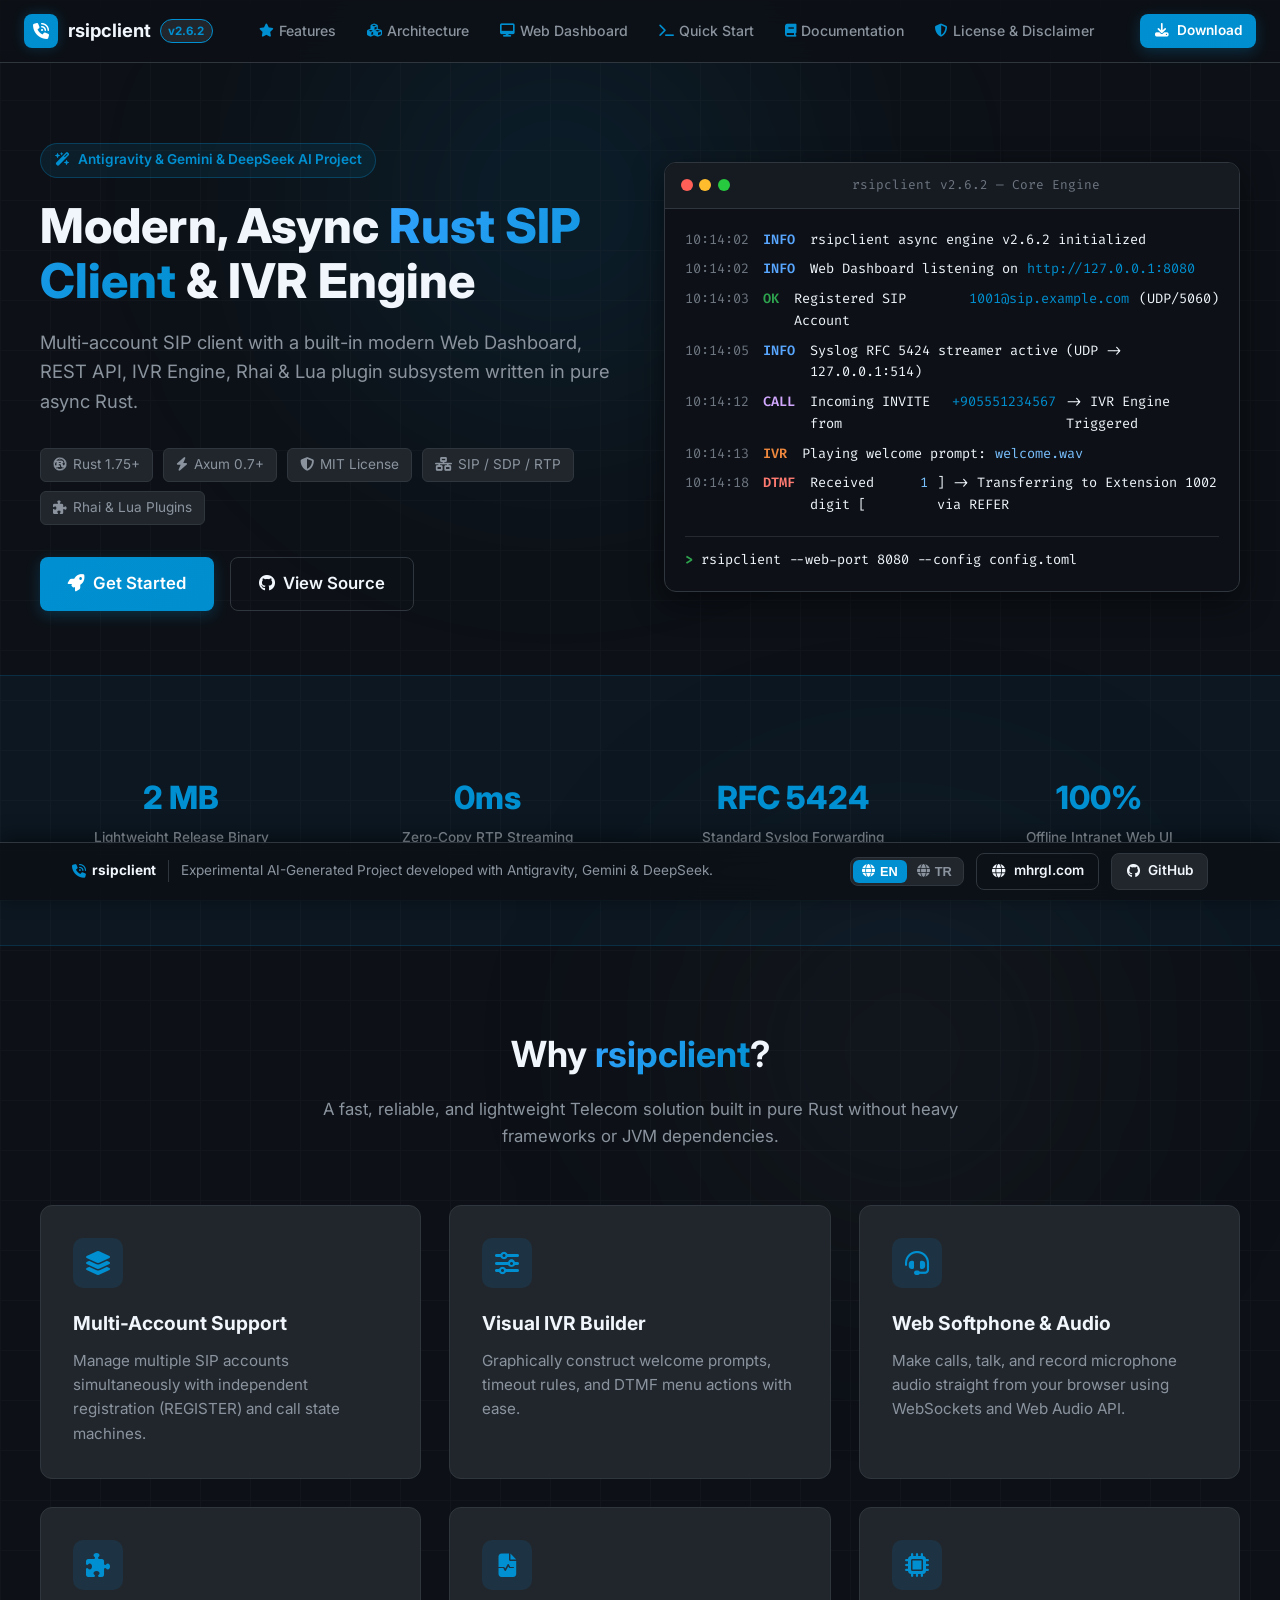
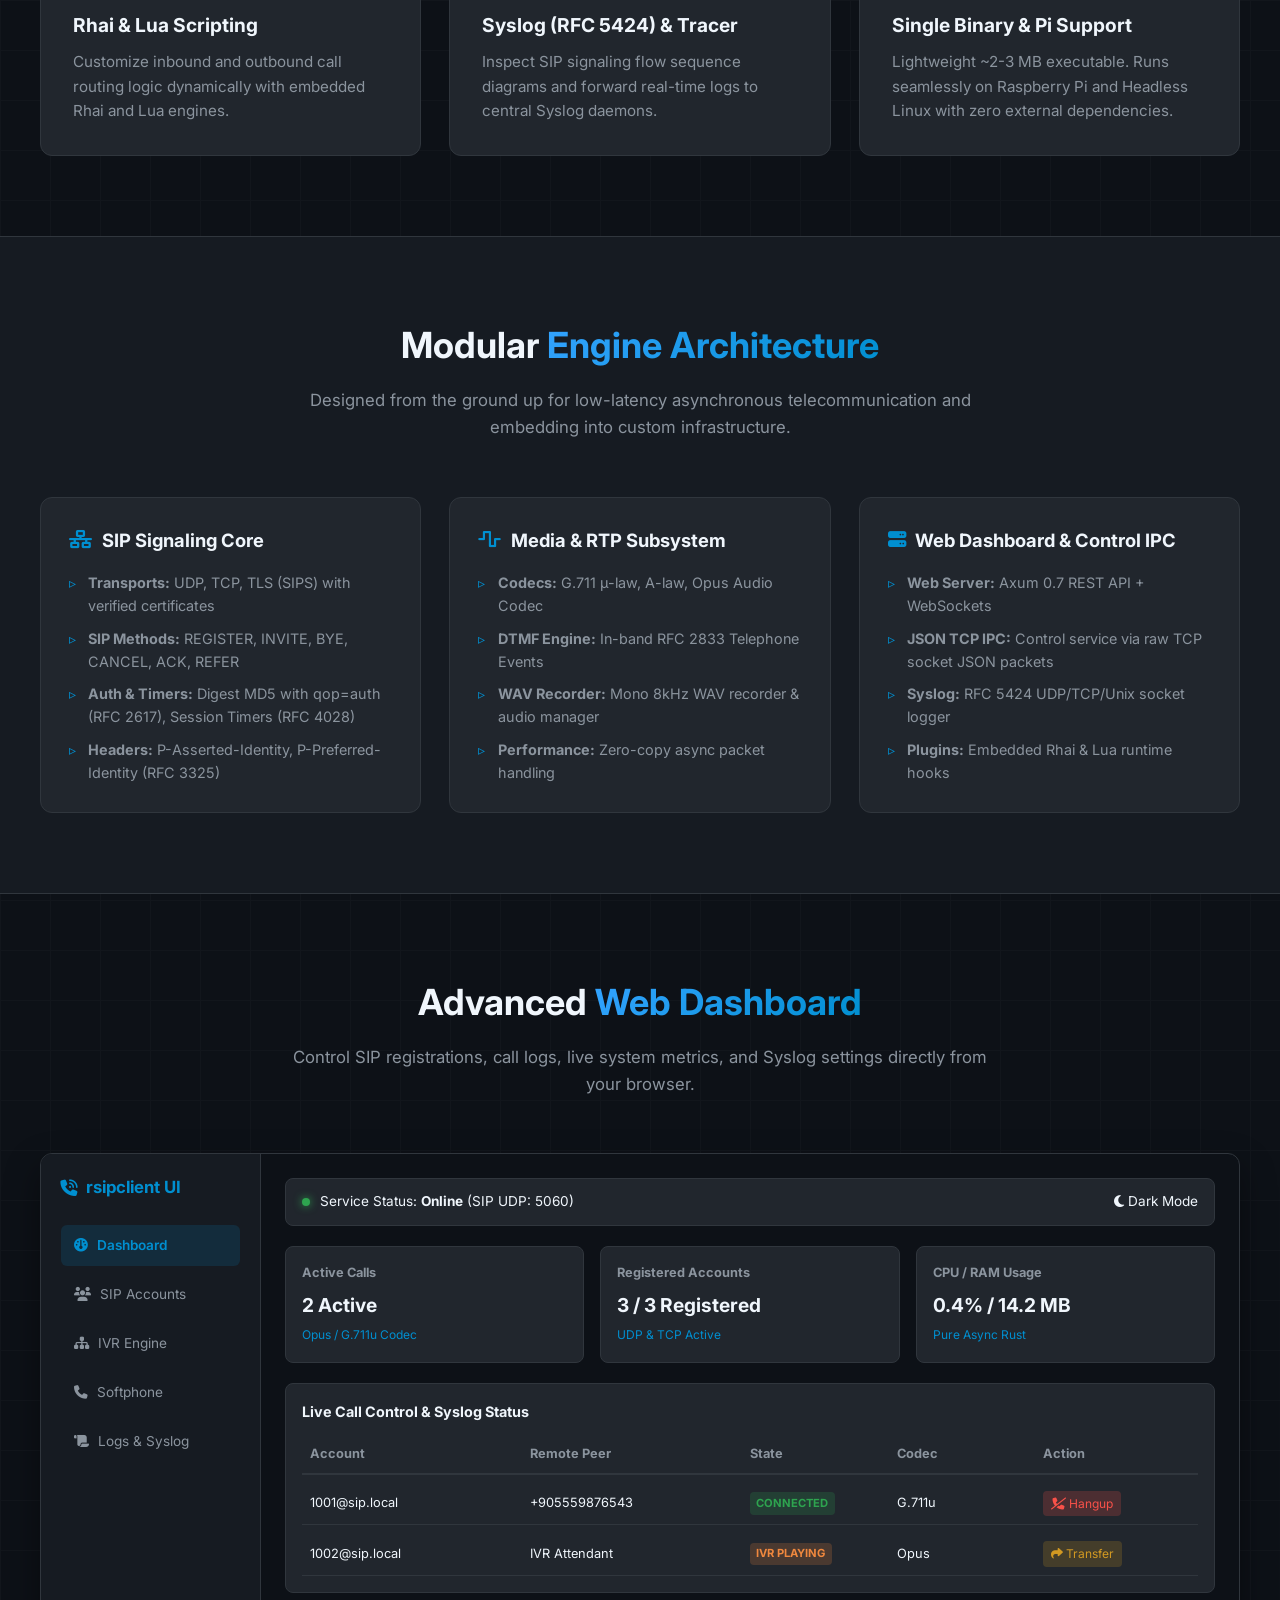
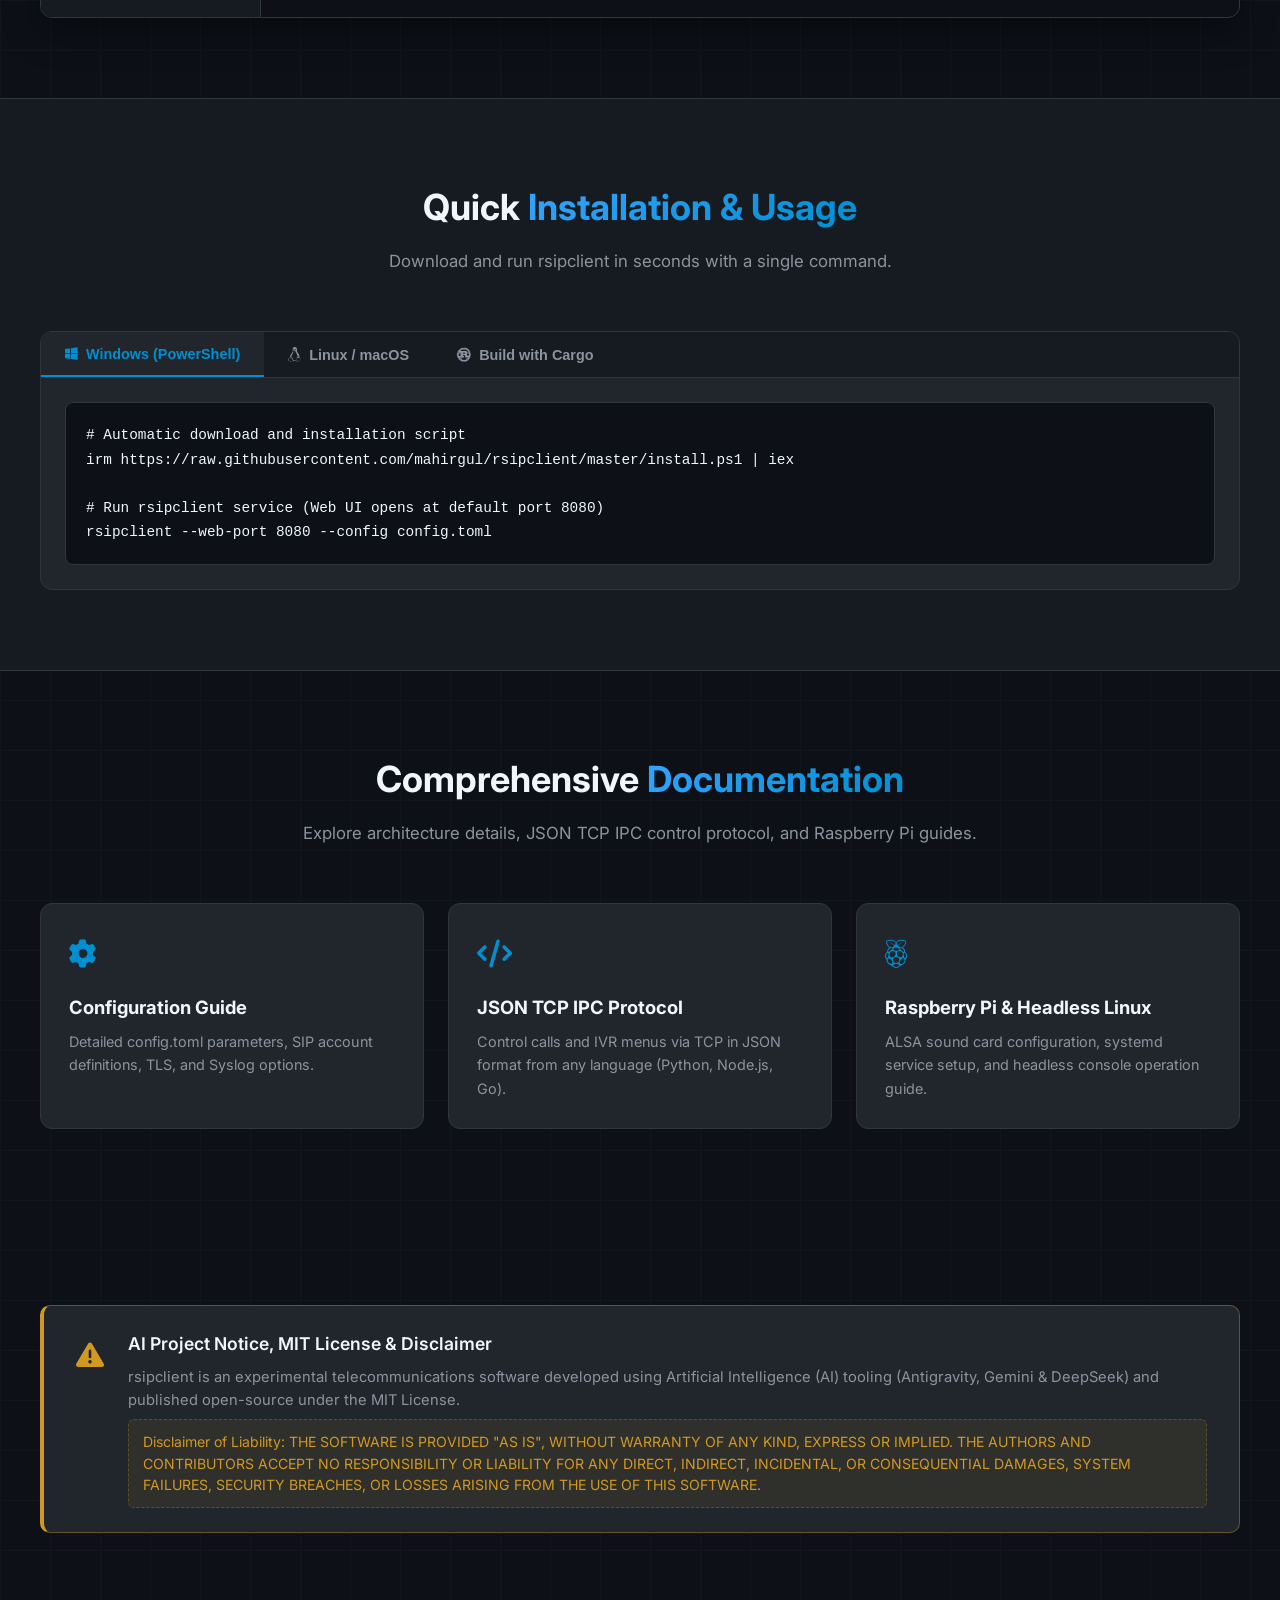
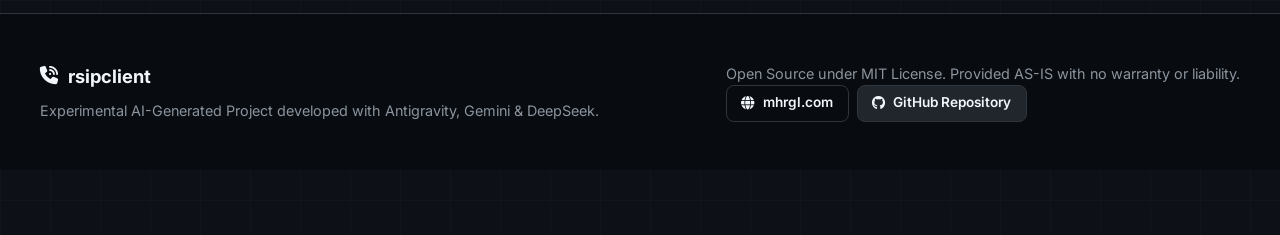
<file: docs/index.html>
<!DOCTYPE html>
<html lang="en">
<head>
  <meta charset="UTF-8" />
  <meta name="viewport" content="width=device-width, initial-scale=1.0" />
  <title>rsipclient — Rust SIP Client & IVR Engine</title>
  <meta name="description" content="A multi-account SIP client with a built-in modern Web Dashboard, REST API, IVR Engine, and Plugin Subsystem written in pure async Rust." />
  
  <!-- Fonts -->
  <link rel="preconnect" href="https://fonts.googleapis.com">
  <link rel="preconnect" href="https://fonts.gstatic.com" crossorigin>
  <link href="https://fonts.googleapis.com/css2?family=Fira+Code:wght@400;500;600&family=Inter:wght@300;400;500;600;700;800&display=swap" rel="stylesheet">
  
  <!-- FontAwesome / Icons -->
  <link rel="stylesheet" href="https://cdnjs.cloudflare.com/ajax/libs/font-awesome/6.4.0/css/all.min.css" />
  
  <!-- Favicon -->
  <link rel="icon" type="image/x-icon" href="favicon.ico" />

  <link rel="stylesheet" href="styles.css" />
</head>
<body>
  <!-- Background Animation Grids & Glows -->
  <div class="bg-glow bg-glow-1"></div>
  <div class="bg-glow bg-glow-2"></div>
  <div class="bg-grid"></div>

  <!-- Navigation -->
  <nav class="navbar">
    <div class="nav-container">
      <a href="#" class="brand">
        <div class="brand-icon">
          <i class="fa-solid fa-phone-volume"></i>
        </div>
        <span class="brand-name">rsipclient</span>
        <span class="badge badge-version">v2.6.2</span>
      </a>

      <div class="nav-links">
        <a href="#features"><i class="fa-solid fa-star"></i> <span data-i18n="nav.features">Features</span></a>
        <a href="#architecture"><i class="fa-solid fa-cubes"></i> <span data-i18n="nav.architecture">Architecture</span></a>
        <a href="#demo"><i class="fa-solid fa-desktop"></i> <span data-i18n="nav.dashboard">Web Dashboard</span></a>
        <a href="#quickstart"><i class="fa-solid fa-terminal"></i> <span data-i18n="nav.quickstart">Quick Start</span></a>
        <a href="#docs"><i class="fa-solid fa-book"></i> <span data-i18n="nav.docs">Documentation</span></a>
        <a href="#license"><i class="fa-solid fa-shield-halved"></i> <span data-i18n="nav.license">License</span></a>
      </div>

      <div class="nav-actions">
        <a href="#quickstart" class="btn btn-primary btn-sm">
          <i class="fa-solid fa-download"></i> <span data-i18n="nav.download">Download</span>
        </a>
      </div>
    </div>
  </nav>

  <!-- Hero Section -->
  <header class="hero">
    <div class="hero-container">
      <div class="hero-content">
        <div class="ai-tag">
          <i class="fa-solid fa-wand-magic-sparkles"></i> <span data-i18n="hero.aiTag">Antigravity & Gemini & DeepSeek AI Project</span>
        </div>
        <h1 class="hero-title">
          Modern, Async <span class="gradient-text">Rust SIP Client</span> & IVR Engine
        </h1>
        <p class="hero-subtitle" data-i18n="hero.subtitle">
          Multi-account SIP client with a built-in modern Web Dashboard, REST API, IVR Engine, Rhai & Lua plugin subsystem written in pure async Rust.
        </p>

        <div class="hero-badges">
          <span class="hero-badge"><i class="fa-brands fa-rust"></i> Rust 1.75+</span>
          <span class="hero-badge"><i class="fa-solid fa-bolt"></i> Axum 0.7+</span>
          <span class="hero-badge"><i class="fa-solid fa-shield-halved"></i> MIT License</span>
          <span class="hero-badge"><i class="fa-solid fa-network-wired"></i> SIP / SDP / RTP</span>
          <span class="hero-badge"><i class="fa-solid fa-puzzle-piece"></i> Rhai & Lua Plugins</span>
        </div>

        <div class="hero-buttons">
          <a href="#quickstart" class="btn btn-primary btn-lg">
            <i class="fa-solid fa-rocket"></i> <span data-i18n="hero.btnGetStarted">Get Started</span>
          </a>
          <a href="https://github.com/mahirgul/rsipclient" target="_blank" class="btn btn-outline btn-lg">
            <i class="fa-brands fa-github"></i> <span data-i18n="hero.btnViewSource">View Source</span>
          </a>
        </div>
      </div>

      <div class="hero-preview">
        <div class="terminal-card">
          <div class="terminal-header">
            <div class="terminal-dots">
              <span class="dot red"></span>
              <span class="dot yellow"></span>
              <span class="dot green"></span>
            </div>
            <div class="terminal-title">rsipclient v2.6.2 — Core Engine</div>
          </div>
          <div class="terminal-body">
            <div class="log-line"><span class="log-time">10:14:02</span> <span class="log-level info">INFO</span> rsipclient async engine v2.6.2 initialized</div>
            <div class="log-line"><span class="log-time">10:14:02</span> <span class="log-level info">INFO</span> Web Dashboard listening on <span class="log-highlight">http://127.0.0.1:8080</span></div>
            <div class="log-line"><span class="log-time">10:14:03</span> <span class="log-level success">OK</span> Registered SIP Account <span class="log-highlight">1001@sip.example.com</span> (UDP/5060)</div>
            <div class="log-line"><span class="log-time">10:14:05</span> <span class="log-level info">INFO</span> Syslog RFC 5424 streamer active (UDP -&gt; 127.0.0.1:514)</div>
            <div class="log-line"><span class="log-time">10:14:12</span> <span class="log-level call">CALL</span> Incoming INVITE from <span class="log-highlight">+905551234567</span> -&gt; IVR Engine Triggered</div>
            <div class="log-line"><span class="log-time">10:14:13</span> <span class="log-level ivr">IVR</span> Playing welcome prompt: <span class="log-accent">welcome.wav</span></div>
            <div class="log-line"><span class="log-time">10:14:18</span> <span class="log-level dtmf">DTMF</span> Received digit [<span class="log-accent">1</span>] -&gt; Transferring to Extension 1002 via REFER</div>
            <div class="log-prompt"><span class="prompt-symbol">&gt;</span> <span class="typing-text">rsipclient --web-port 8080 --config config.toml</span></div>
          </div>
        </div>
      </div>
    </div>
  </header>

  <!-- Key Technical Highlights (New Section based on Codebase Analysis) -->
  <section class="section tech-highlights">
    <div class="section-container">
      <div class="highlights-grid">
        <div class="highlight-item">
          <div class="highlight-num">2 MB</div>
          <div class="highlight-label" data-i18n="tech.binarySize">Lightweight Release Binary</div>
        </div>
        <div class="highlight-item">
          <div class="highlight-num">0ms</div>
          <div class="highlight-label" data-i18n="tech.zeroCopy">Zero-Copy RTP Streaming</div>
        </div>
        <div class="highlight-item">
          <div class="highlight-num">RFC 5424</div>
          <div class="highlight-label" data-i18n="tech.syslog">Standard Syslog Forwarding</div>
        </div>
        <div class="highlight-item">
          <div class="highlight-num">100%</div>
          <div class="highlight-label" data-i18n="tech.offline">Offline Intranet Web UI</div>
        </div>
      </div>
    </div>
  </section>

  <!-- Features Grid -->
  <section id="features" class="section">
    <div class="section-container">
      <div class="section-header">
        <h2 class="section-title"><span data-i18n="features.titlePre">Why</span> <span class="gradient-text">rsipclient</span>?</h2>
        <p class="section-subtitle" data-i18n="features.subtitle">A fast, reliable, and lightweight Telecom solution built in pure Rust without heavy frameworks or JVM dependencies.</p>
      </div>

      <div class="features-grid">
        <div class="feature-card">
          <div class="feature-icon"><i class="fa-solid fa-layer-group"></i></div>
          <h3 data-i18n="features.f1.title">Multi-Account Support</h3>
          <p data-i18n="features.f1.desc">Manage multiple SIP accounts simultaneously with independent registration (REGISTER) and call state machines.</p>
        </div>

        <div class="feature-card">
          <div class="feature-icon"><i class="fa-solid fa-sliders"></i></div>
          <h3 data-i18n="features.f2.title">Visual IVR Builder</h3>
          <p data-i18n="features.f2.desc">Graphically construct welcome prompts, timeout rules, and DTMF menu actions with ease.</p>
        </div>

        <div class="feature-card">
          <div class="feature-icon"><i class="fa-solid fa-headset"></i></div>
          <h3 data-i18n="features.f3.title">Web Softphone & Audio</h3>
          <p data-i18n="features.f3.desc">Make calls, talk, and record microphone audio straight from your browser using WebSockets and Web Audio API.</p>
        </div>

        <div class="feature-card">
          <div class="feature-icon"><i class="fa-solid fa-puzzle-piece"></i></div>
          <h3 data-i18n="features.f4.title">Rhai & Lua Scripting</h3>
          <p data-i18n="features.f4.desc">Customize inbound and outbound call routing logic dynamically with embedded Rhai and Lua engines.</p>
        </div>

        <div class="feature-card">
          <div class="feature-icon"><i class="fa-solid fa-file-waveform"></i></div>
          <h3 data-i18n="features.f5.title">Syslog (RFC 5424) & Tracer</h3>
          <p data-i18n="features.f5.desc">Inspect SIP signaling flow sequence diagrams and forward real-time logs to central Syslog daemons.</p>
        </div>

        <div class="feature-card">
          <div class="feature-icon"><i class="fa-solid fa-microchip"></i></div>
          <h3 data-i18n="features.f6.title">Single Binary & Pi Support</h3>
          <p data-i18n="features.f6.desc">Lightweight ~2-3 MB executable. Runs seamlessly on Raspberry Pi and Headless Linux with zero external dependencies.</p>
        </div>
      </div>
    </div>
  </section>

  <!-- Architecture & Stack Section (New Codebase Specific Section) -->
  <section id="architecture" class="section section-dark">
    <div class="section-container">
      <div class="section-header">
        <h2 class="section-title"><span data-i18n="arch.titlePre">Modular</span> <span class="gradient-text">Engine Architecture</span></h2>
        <p class="section-subtitle" data-i18n="arch.subtitle">Designed from the ground up for low-latency asynchronous telecommunication and embedding into custom infrastructure.</p>
      </div>

      <div class="arch-grid">
        <div class="arch-box">
          <div class="arch-header"><i class="fa-solid fa-network-wired"></i> SIP Signaling Core</div>
          <ul>
            <li><strong>Transports:</strong> UDP, TCP, TLS (SIPS) with verified certificates</li>
            <li><strong>SIP Methods:</strong> REGISTER, INVITE, BYE, CANCEL, ACK, REFER</li>
            <li><strong>Auth & Timers:</strong> Digest MD5 with qop=auth (RFC 2617), Session Timers (RFC 4028)</li>
            <li><strong>Headers:</strong> P-Asserted-Identity, P-Preferred-Identity (RFC 3325)</li>
          </ul>
        </div>

        <div class="arch-box">
          <div class="arch-header"><i class="fa-solid fa-wave-square"></i> Media & RTP Subsystem</div>
          <ul>
            <li><strong>Codecs:</strong> G.711 μ-law, A-law, Opus Audio Codec</li>
            <li><strong>DTMF Engine:</strong> In-band RFC 2833 Telephone Events</li>
            <li><strong>WAV Recorder:</strong> Mono 8kHz WAV recorder & audio manager</li>
            <li><strong>Performance:</strong> Zero-copy async packet handling</li>
          </ul>
        </div>

        <div class="arch-box">
          <div class="arch-header"><i class="fa-solid fa-server"></i> Web Dashboard & Control IPC</div>
          <ul>
            <li><strong>Web Server:</strong> Axum 0.7 REST API + WebSockets</li>
            <li><strong>JSON TCP IPC:</strong> Control service via raw TCP socket JSON packets</li>
            <li><strong>Syslog:</strong> RFC 5424 UDP/TCP/Unix socket logger</li>
            <li><strong>Plugins:</strong> Embedded Rhai & Lua runtime hooks</li>
          </ul>
        </div>
      </div>
    </div>
  </section>

  <!-- Interactive Dashboard Demo Section -->
  <section id="demo" class="section">
    <div class="section-container">
      <div class="section-header">
        <h2 class="section-title"><span data-i18n="demo.titlePre">Advanced</span> <span class="gradient-text">Web Dashboard</span></h2>
        <p class="section-subtitle" data-i18n="demo.subtitle">Control SIP registrations, call logs, live system metrics, and Syslog settings directly from your browser.</p>
      </div>

      <div class="dashboard-mockup">
        <div class="mockup-sidebar">
          <div class="mockup-logo"><i class="fa-solid fa-phone-volume"></i> rsipclient UI</div>
          <div class="mockup-menu">
            <div class="menu-item active"><i class="fa-solid fa-gauge"></i> <span data-i18n="demo.menu.dashboard">Dashboard</span></div>
            <div class="menu-item"><i class="fa-solid fa-users"></i> <span data-i18n="demo.menu.accounts">SIP Accounts</span></div>
            <div class="menu-item"><i class="fa-solid fa-sitemap"></i> <span data-i18n="demo.menu.ivr">IVR Engine</span></div>
            <div class="menu-item"><i class="fa-solid fa-phone"></i> <span data-i18n="demo.menu.softphone">Softphone</span></div>
            <div class="menu-item"><i class="fa-solid fa-scroll"></i> <span data-i18n="demo.menu.logs">Logs & Syslog</span></div>
          </div>
        </div>

        <div class="mockup-content">
          <div class="mockup-topbar">
            <span><span class="status-indicator online"></span> Service Status: <strong>Online</strong> (SIP UDP: 5060)</span>
            <div class="topbar-right">
              <span class="theme-toggle"><i class="fa-solid fa-moon"></i> Dark Mode</span>
            </div>
          </div>

          <div class="mockup-cards">
            <div class="mock-card">
              <h4 data-i18n="demo.card.activeCalls">Active Calls</h4>
              <div class="mock-val">2 Active</div>
              <span class="mock-sub">Opus / G.711u Codec</span>
            </div>
            <div class="mock-card">
              <h4 data-i18n="demo.card.registered">Registered Accounts</h4>
              <div class="mock-val">3 / 3 Registered</div>
              <span class="mock-sub">UDP & TCP Active</span>
            </div>
            <div class="mock-card">
              <h4 data-i18n="demo.card.resources">CPU / RAM Usage</h4>
              <div class="mock-val">0.4% / 14.2 MB</div>
              <span class="mock-sub">Pure Async Rust</span>
            </div>
          </div>

          <div class="mockup-panel">
            <h4>Live Call Control & Syslog Status</h4>
            <div class="mock-table">
              <div class="mock-tr mock-th">
                <span>Account</span><span>Remote Peer</span><span>State</span><span>Codec</span><span>Action</span>
              </div>
              <div class="mock-tr">
                <span>1001@sip.local</span><span>+905559876543</span><span class="status-tag active">CONNECTED</span><span>G.711u</span><span class="mock-btn danger"><i class="fa-solid fa-phone-slash"></i> Hangup</span>
              </div>
              <div class="mock-tr">
                <span>1002@sip.local</span><span>IVR Attendant</span><span class="status-tag ivr">IVR PLAYING</span><span>Opus</span><span class="mock-btn warning"><i class="fa-solid fa-share"></i> Transfer</span>
              </div>
            </div>
          </div>
        </div>
      </div>
    </div>
  </section>

  <!-- Quickstart & Installation -->
  <section id="quickstart" class="section section-dark">
    <div class="section-container">
      <div class="section-header">
        <h2 class="section-title"><span data-i18n="quickstart.titlePre">Quick</span> <span class="gradient-text">Installation & Usage</span></h2>
        <p class="section-subtitle" data-i18n="quickstart.subtitle">Download and run rsipclient in seconds with a single command.</p>
      </div>

      <div class="code-tabs">
        <div class="tab-buttons">
          <button class="tab-btn active" onclick="switchTab('tab-powershell')"><i class="fa-brands fa-windows"></i> Windows (PowerShell)</button>
          <button class="tab-btn" onclick="switchTab('tab-bash')"><i class="fa-brands fa-linux"></i> Linux / macOS</button>
          <button class="tab-btn" onclick="switchTab('tab-cargo')"><i class="fa-brands fa-rust"></i> <span data-i18n="quickstart.buildCargo">Build with Cargo</span></button>
        </div>

        <div class="tab-contents">
          <div id="tab-powershell" class="tab-content active">
            <pre><code># Automatic download and installation script
irm https://raw.githubusercontent.com/mahirgul/rsipclient/master/install.ps1 | iex

# Run rsipclient service (Web UI opens at default port 8080)
rsipclient --web-port 8080 --config config.toml</code></pre>
          </div>

          <div id="tab-bash" class="tab-content">
            <pre><code># Linux / macOS automatic installation script
curl -proto '=https' --tlsv1.2 -sSf https://raw.githubusercontent.com/mahirgul/rsipclient/master/install.sh | sh

# Start service in background or terminal
rsipclient --web-port 8080 --config config.toml</code></pre>
          </div>

          <div id="tab-cargo" class="tab-content">
            <pre><code># Clone repository
git clone https://github.com/mahirgul/rsipclient.git
cd rsipclient

# Build in release mode
cargo build --release

# Run binary
./target/release/rsipclient --web-port 8080</code></pre>
          </div>
        </div>
      </div>
    </div>
  </section>

  <!-- Documentation Section -->
  <section id="docs" class="section">
    <div class="section-container">
      <div class="section-header">
        <h2 class="section-title"><span data-i18n="docs.titlePre">Comprehensive</span> <span class="gradient-text">Documentation</span></h2>
        <p class="section-subtitle" data-i18n="docs.subtitle">Explore architecture details, JSON TCP IPC control protocol, and Raspberry Pi guides.</p>
      </div>

      <div class="docs-grid">
        <a href="https://github.com/mahirgul/rsipclient/blob/master/docs/configuration.md" target="_blank" class="doc-card">
          <div class="doc-icon"><i class="fa-solid fa-gear"></i></div>
          <h3 data-i18n="docs.d1.title">Configuration Guide</h3>
          <p data-i18n="docs.d1.desc">Detailed config.toml parameters, SIP account definitions, TLS, and Syslog options.</p>
        </a>

        <a href="https://github.com/mahirgul/rsipclient/blob/master/docs/tcp-protocol.md" target="_blank" class="doc-card">
          <div class="doc-icon"><i class="fa-solid fa-code"></i></div>
          <h3 data-i18n="docs.d2.title">JSON TCP IPC Protocol</h3>
          <p data-i18n="docs.d2.desc">Control calls and IVR menus via TCP in JSON format from any language (Python, Node.js, Go).</p>
        </a>

        <a href="https://github.com/mahirgul/rsipclient/blob/master/docs/raspberry-pi-headless.md" target="_blank" class="doc-card">
          <div class="doc-icon"><i class="fa-brands fa-raspberry-pi"></i></div>
          <h3 data-i18n="docs.d3.title">Raspberry Pi & Headless Linux</h3>
          <p data-i18n="docs.d3.desc">ALSA sound card configuration, systemd service setup, and headless console operation guide.</p>
        </a>
      </div>
    </div>
  </section>

  <!-- License & Disclaimer Section -->
  <section id="license" class="section">
    <div class="section-container">
      <div class="disclaimer-card">
        <div class="disclaimer-icon">
          <i class="fa-solid fa-triangle-exclamation"></i>
        </div>
        <div class="disclaimer-content">
          <h3 data-i18n="disclaimer.title">AI Project Notice, MIT License & Disclaimer</h3>
          <p data-i18n="disclaimer.text">
            <strong>rsipclient</strong> is an experimental telecommunications software developed using Artificial Intelligence (AI) tooling (Antigravity, Gemini &amp; DeepSeek) and published under the open-source <strong>MIT License</strong>.
          </p>
          <p class="disclaimer-warning" data-i18n="disclaimer.liability">
            <strong>Disclaimer of Liability:</strong> THE SOFTWARE IS PROVIDED "AS IS", WITHOUT WARRANTY OF ANY KIND, EXPRESS OR IMPLIED. THE AUTHORS AND CONTRIBUTORS ACCEPT NO RESPONSIBILITY OR LIABILITY FOR ANY DIRECT, INDIRECT, INCIDENTAL, OR CONSEQUENTIAL DAMAGES, SECURITY BREACHES, SYSTEM FAILURES, OR LOSSES ARISING FROM THE USE OF THIS SOFTWARE.
          </p>
        </div>
      </div>
    </div>
  </section>

  <!-- Footer -->
  <footer class="footer">
    <div class="footer-container">
      <div class="footer-left">
        <div class="brand">
          <i class="fa-solid fa-phone-volume"></i> <strong>rsipclient</strong>
        </div>
        <p data-i18n="footer.aiDesc">Experimental AI-Generated R&amp;D Project by Antigravity, Gemini &amp; DeepSeek.</p>
      </div>

      <div class="footer-right">
        <p data-i18n="footer.license">Open Source under MIT License. Released on GitHub.</p>
        <div class="footer-buttons">
          <a href="https://mhrgl.com" target="_blank" class="btn btn-outline btn-sm">
            <i class="fa-solid fa-globe"></i> mhrgl.com
          </a>
          <a href="https://github.com/mahirgul/rsipclient" target="_blank" class="btn btn-secondary btn-sm">
            <i class="fa-brands fa-github"></i> GitHub Repository
          </a>
        </div>
      </div>
    </div>
  </footer>

  <!-- Fixed Bottom Bar / Sticky Footer -->
  <div class="fixed-footer-bar">
    <div class="fixed-footer-container">
      <div class="fixed-footer-left">
        <span class="fixed-footer-brand"><i class="fa-solid fa-phone-volume"></i> <strong>rsipclient</strong></span>
        <span class="fixed-footer-desc" data-i18n="footer.aiDesc">Experimental AI-Generated R&amp;D Project by Antigravity, Gemini &amp; DeepSeek.</span>
      </div>

      <div class="fixed-footer-actions">
        <!-- Language Switcher -->
        <div class="lang-switcher">
          <button class="lang-btn active" id="lang-en" onclick="setLanguage('en')">
            <i class="fa-solid fa-globe"></i> EN
          </button>
          <button class="lang-btn" id="lang-tr" onclick="setLanguage('tr')">
            <i class="fa-solid fa-globe"></i> TR
          </button>
        </div>

        <a href="https://mhrgl.com" target="_blank" class="btn btn-outline btn-sm">
          <i class="fa-solid fa-globe"></i> mhrgl.com
        </a>
        <a href="https://github.com/mahirgul/rsipclient" target="_blank" class="btn btn-secondary btn-sm">
          <i class="fa-brands fa-github"></i> GitHub
        </a>
      </div>
    </div>
  </div>

  <script src="script.js"></script>
</body>
</html>
</file>
<file: docs/styles.css>
:root {
  --bg-primary: #0d1117;
  --bg-secondary: #161b22;
  --bg-card: #21262d;
  --border-color: #30363d;
  
  --accent-cyan: #008fd0;
  --accent-blue: #008ecf;
  --accent-slate: #373e4a;
  --accent-glow: rgba(0, 143, 208, 0.25);
  
  --text-primary: #f0f6fc;
  --text-secondary: #8b949e;
  --text-muted: #6e7681;

  --success: #2ea44f;
  --warning: #d29922;
  --danger: #f85149;

  --font-sans: 'Inter', -apple-system, BlinkMacSystemFont, sans-serif;
  --font-mono: 'Fira Code', monospace;
}

* {
  box-sizing: border-box;
  margin: 0;
  padding: 0;
}

html {
  scroll-behavior: smooth;
}

body {
  background-color: var(--bg-primary);
  color: var(--text-primary);
  font-family: var(--font-sans);
  line-height: 1.6;
  overflow-x: hidden;
  position: relative;
  padding-bottom: 70px;
}

/* Background Effects */
.bg-glow {
  position: absolute;
  border-radius: 50%;
  filter: blur(120px);
  z-index: -2;
  pointer-events: none;
}

.bg-glow-1 {
  width: 600px;
  height: 600px;
  background: radial-gradient(circle, rgba(0, 143, 208, 0.18) 0%, rgba(0, 0, 0, 0) 70%);
  top: -100px;
  left: 20%;
}

.bg-glow-2 {
  width: 500px;
  height: 500px;
  background: radial-gradient(circle, rgba(55, 62, 74, 0.25) 0%, rgba(0, 0, 0, 0) 70%);
  top: 800px;
  right: 10%;
}

.bg-grid {
  position: absolute;
  top: 0;
  left: 0;
  width: 100%;
  height: 100%;
  background-image: linear-gradient(var(--border-color) 1px, transparent 1px),
                    linear-gradient(90deg, var(--border-color) 1px, transparent 1px);
  background-size: 50px 50px;
  opacity: 0.15;
  z-index: -1;
  pointer-events: none;
}

/* Navbar */
.navbar {
  position: sticky;
  top: 0;
  background: rgba(13, 17, 23, 0.85);
  backdrop-filter: blur(12px);
  border-bottom: 1px solid var(--border-color);
  z-index: 100;
}

.nav-container {
  max-width: 1280px;
  margin: 0 auto;
  padding: 0.85rem 1.5rem;
  display: flex;
  align-items: center;
  justify-content: space-between;
  gap: 1rem;
}

.brand {
  display: flex;
  align-items: center;
  gap: 0.6rem;
  text-decoration: none;
  color: var(--text-primary);
  font-weight: 700;
  font-size: 1.15rem;
  flex-shrink: 0;
}

.brand-icon {
  width: 34px;
  height: 34px;
  border-radius: 8px;
  background: linear-gradient(135deg, var(--accent-cyan), var(--accent-blue));
  display: flex;
  align-items: center;
  justify-content: center;
  color: #fff;
  font-size: 1rem;
  box-shadow: 0 0 12px var(--accent-glow);
}

.badge-version {
  background: var(--bg-card);
  color: var(--accent-cyan);
  border: 1px solid var(--accent-cyan);
  padding: 0.1rem 0.45rem;
  border-radius: 20px;
  font-size: 0.72rem;
}

.nav-links {
  display: flex;
  align-items: center;
  gap: 0.6rem;
  flex-wrap: wrap;
  justify-content: center;
}

.nav-links a {
  color: var(--text-secondary);
  text-decoration: none;
  font-weight: 500;
  font-size: 0.88rem;
  padding: 0.35rem 0.65rem;
  border-radius: 6px;
  transition: all 0.2s ease;
  display: flex;
  align-items: center;
  gap: 0.35rem;
  white-space: nowrap;
}

.nav-links a:hover {
  color: var(--text-primary);
  background: rgba(255, 255, 255, 0.08);
}

.nav-links a i {
  font-size: 0.82rem;
  color: var(--accent-cyan);
}

.nav-actions {
  flex-shrink: 0;
}

/* Tech Highlights Section */
.tech-highlights {
  padding: 2.5rem 2rem;
  background: rgba(0, 143, 208, 0.05);
  border-top: 1px solid rgba(0, 143, 208, 0.2);
  border-bottom: 1px solid rgba(0, 143, 208, 0.2);
}

.highlights-grid {
  display: grid;
  grid-template-columns: repeat(auto-fit, minmax(200px, 1fr));
  gap: 1.5rem;
  text-align: center;
}

.highlight-item {
  padding: 1rem;
}

.highlight-num {
  font-size: 2rem;
  font-weight: 800;
  color: var(--accent-cyan);
  margin-bottom: 0.25rem;
}

.highlight-label {
  font-size: 0.85rem;
  color: var(--text-secondary);
  font-weight: 500;
}

/* Architecture Section */
.arch-grid {
  display: grid;
  grid-template-columns: repeat(auto-fit, minmax(300px, 1fr));
  gap: 1.75rem;
}

.arch-box {
  background: var(--bg-card);
  border: 1px solid var(--border-color);
  border-radius: 12px;
  padding: 1.75rem;
  transition: all 0.3s ease;
}

.arch-box:hover {
  border-color: var(--accent-cyan);
  transform: translateY(-3px);
}

.arch-header {
  font-size: 1.15rem;
  font-weight: 700;
  color: var(--text-primary);
  margin-bottom: 1rem;
  display: flex;
  align-items: center;
  gap: 0.6rem;
}

.arch-header i {
  color: var(--accent-cyan);
}

.arch-box ul {
  list-style: none;
  display: flex;
  flex-direction: column;
  gap: 0.6rem;
  font-size: 0.9rem;
  color: var(--text-secondary);
}

.arch-box ul li {
  position: relative;
  padding-left: 1.2rem;
}

.arch-box ul li::before {
  content: "▹";
  position: absolute;
  left: 0;
  color: var(--accent-cyan);
}

.footer-buttons {
  display: flex;
  gap: 0.5rem;
  align-items: center;
}

.nav-actions {
  display: flex;
  gap: 0.75rem;
  align-items: center;
}

/* Language Switcher */
.lang-switcher {
  display: flex;
  background: var(--bg-card);
  border: 1px solid var(--border-color);
  border-radius: 8px;
  padding: 2px;
}

.lang-btn {
  background: transparent;
  border: none;
  color: var(--text-secondary);
  padding: 0.25rem 0.6rem;
  border-radius: 6px;
  font-size: 0.8rem;
  font-weight: 600;
  cursor: pointer;
  display: flex;
  align-items: center;
  gap: 0.3rem;
  transition: all 0.2s;
}

.lang-btn.active {
  background: var(--accent-cyan);
  color: #fff;
}

.lang-btn .flag {
  font-size: 0.9rem;
}

/* Buttons */
.btn {
  display: inline-flex;
  align-items: center;
  gap: 0.5rem;
  padding: 0.5rem 1.25rem;
  border-radius: 8px;
  font-weight: 600;
  text-decoration: none;
  cursor: pointer;
  transition: all 0.25s ease;
  font-size: 0.95rem;
  border: none;
}

.btn-sm {
  padding: 0.4rem 0.9rem;
  font-size: 0.85rem;
}

.btn-lg {
  padding: 0.8rem 1.75rem;
  font-size: 1.05rem;
}

.btn-primary {
  background: linear-gradient(135deg, var(--accent-cyan), var(--accent-blue));
  color: #fff;
  box-shadow: 0 4px 14px var(--accent-glow);
}

.btn-primary:hover {
  transform: translateY(-2px);
  box-shadow: 0 6px 20px rgba(0, 143, 208, 0.4);
}

.btn-secondary {
  background: var(--bg-card);
  color: var(--text-primary);
  border: 1px solid var(--border-color);
}

.btn-secondary:hover {
  background: var(--bg-secondary);
  border-color: var(--accent-cyan);
  color: var(--accent-cyan);
}

.btn-outline {
  background: transparent;
  color: var(--text-primary);
  border: 1px solid var(--border-color);
}

.btn-outline:hover {
  background: rgba(255, 255, 255, 0.05);
  border-color: var(--text-primary);
}

/* Hero */
.hero {
  padding: 5rem 2rem 4rem 2rem;
}

.hero-container {
  max-width: 1200px;
  margin: 0 auto;
  display: grid;
  grid-template-columns: 1fr 1fr;
  gap: 3rem;
  align-items: center;
}

.ai-tag {
  display: inline-flex;
  align-items: center;
  gap: 0.5rem;
  background: rgba(0, 143, 208, 0.1);
  border: 1px solid rgba(0, 143, 208, 0.3);
  color: var(--accent-cyan);
  padding: 0.35rem 0.85rem;
  border-radius: 20px;
  font-size: 0.85rem;
  font-weight: 600;
  margin-bottom: 1.25rem;
}

.hero-title {
  font-size: 3rem;
  line-height: 1.15;
  font-weight: 800;
  margin-bottom: 1.25rem;
}

.gradient-text {
  background: linear-gradient(135deg, #33a3ff, var(--accent-cyan));
  -webkit-background-clip: text;
  -webkit-text-fill-color: transparent;
}

.hero-subtitle {
  font-size: 1.15rem;
  color: var(--text-secondary);
  margin-bottom: 2rem;
}

.hero-badges {
  display: flex;
  flex-wrap: wrap;
  gap: 0.6rem;
  margin-bottom: 2rem;
}

.hero-badge {
  background: var(--bg-card);
  border: 1px solid var(--border-color);
  padding: 0.3rem 0.75rem;
  border-radius: 6px;
  font-size: 0.85rem;
  color: var(--text-secondary);
  display: flex;
  align-items: center;
  gap: 0.4rem;
}

.hero-buttons {
  display: flex;
  gap: 1rem;
}

/* Terminal Card */
.terminal-card {
  background: #0d1117;
  border: 1px solid var(--border-color);
  border-radius: 12px;
  overflow: hidden;
  box-shadow: 0 10px 30px rgba(0, 0, 0, 0.5);
  font-family: var(--font-mono);
}

.terminal-header {
  background: var(--bg-secondary);
  padding: 0.75rem 1rem;
  display: flex;
  align-items: center;
  border-bottom: 1px solid var(--border-color);
}

.terminal-dots {
  display: flex;
  gap: 0.4rem;
}

.dot {
  width: 12px;
  height: 12px;
  border-radius: 50%;
}

.dot.red { background: #ff5f56; }
.dot.yellow { background: #ffbd2e; }
.dot.green { background: #27c93f; }

.terminal-title {
  margin-left: auto;
  margin-right: auto;
  font-size: 0.8rem;
  color: var(--text-muted);
}

.terminal-body {
  padding: 1.25rem;
  font-size: 0.85rem;
  display: flex;
  flex-direction: column;
  gap: 0.5rem;
}

.log-line {
  display: flex;
  gap: 0.6rem;
}

.log-time { color: var(--text-muted); }
.log-level { font-weight: 600; padding: 0 0.3rem; border-radius: 3px; }
.log-level.info { color: #58a6ff; }
.log-level.success { color: var(--success); }
.log-level.call { color: #d2a8ff; }
.log-level.ivr { color: #f0883e; }
.log-level.dtmf { color: #ff7b72; }

.log-highlight { color: var(--accent-cyan); }
.log-accent { color: #79c0ff; }

.log-prompt {
  margin-top: 0.75rem;
  padding-top: 0.75rem;
  border-top: 1px solid rgba(255, 255, 255, 0.1);
  color: var(--text-primary);
  display: flex;
  gap: 0.5rem;
}

.prompt-symbol { color: var(--success); font-weight: bold; }

/* Sections */
.section {
  padding: 5rem 2rem;
}

.section-dark {
  background: var(--bg-secondary);
  border-top: 1px solid var(--border-color);
  border-bottom: 1px solid var(--border-color);
}

.section-container {
  max-width: 1200px;
  margin: 0 auto;
}

.section-header {
  text-align: center;
  max-width: 700px;
  margin: 0 auto 3.5rem auto;
}

.section-title {
  font-size: 2.25rem;
  font-weight: 700;
  margin-bottom: 0.75rem;
}

.section-subtitle {
  color: var(--text-secondary);
  font-size: 1.05rem;
}

/* Feature Grid */
.features-grid {
  display: grid;
  grid-template-columns: repeat(auto-fit, minmax(320px, 1fr));
  gap: 1.75rem;
}

.feature-card {
  background: var(--bg-card);
  border: 1px solid var(--border-color);
  padding: 2rem;
  border-radius: 12px;
  transition: all 0.3s ease;
}

.feature-card:hover {
  transform: translateY(-5px);
  border-color: var(--accent-cyan);
  box-shadow: 0 8px 25px rgba(0, 143, 208, 0.15);
}

.feature-icon {
  width: 50px;
  height: 50px;
  border-radius: 10px;
  background: rgba(0, 143, 208, 0.12);
  color: var(--accent-cyan);
  display: flex;
  align-items: center;
  justify-content: center;
  font-size: 1.5rem;
  margin-bottom: 1.25rem;
}

.feature-card h3 {
  font-size: 1.2rem;
  margin-bottom: 0.6rem;
}

.feature-card p {
  color: var(--text-secondary);
  font-size: 0.95rem;
}

/* Dashboard Mockup */
.dashboard-mockup {
  background: var(--bg-primary);
  border: 1px solid var(--border-color);
  border-radius: 12px;
  display: grid;
  grid-template-columns: 220px 1fr;
  overflow: hidden;
  box-shadow: 0 15px 35px rgba(0, 0, 0, 0.4);
}

.mockup-sidebar {
  background: var(--bg-secondary);
  border-right: 1px solid var(--border-color);
  padding: 1.25rem;
}

.mockup-logo {
  font-weight: bold;
  color: var(--accent-cyan);
  font-size: 1.05rem;
  margin-bottom: 1.5rem;
  display: flex;
  align-items: center;
  gap: 0.5rem;
}

.mockup-menu {
  display: flex;
  flex-direction: column;
  gap: 0.5rem;
}

.menu-item {
  padding: 0.6rem 0.8rem;
  border-radius: 6px;
  font-size: 0.85rem;
  color: var(--text-secondary);
  display: flex;
  align-items: center;
  gap: 0.6rem;
  cursor: pointer;
}

.menu-item.active {
  background: rgba(0, 143, 208, 0.15);
  color: var(--accent-cyan);
  font-weight: 600;
}

.mockup-content {
  padding: 1.5rem;
  display: flex;
  flex-direction: column;
  gap: 1.25rem;
}

.mockup-topbar {
  background: var(--bg-card);
  padding: 0.75rem 1rem;
  border-radius: 8px;
  border: 1px solid var(--border-color);
  font-size: 0.85rem;
  display: flex;
  align-items: center;
  justify-content: space-between;
}

.status-indicator {
  width: 8px;
  height: 8px;
  border-radius: 50%;
  display: inline-block;
  margin-right: 0.4rem;
}

.status-indicator.online { background: var(--success); box-shadow: 0 0 8px var(--success); }

.mockup-cards {
  display: grid;
  grid-template-columns: repeat(3, 1fr);
  gap: 1rem;
}

.mock-card {
  background: var(--bg-card);
  border: 1px solid var(--border-color);
  padding: 1rem;
  border-radius: 8px;
}

.mock-card h4 {
  font-size: 0.8rem;
  color: var(--text-secondary);
  margin-bottom: 0.4rem;
}

.mock-val {
  font-size: 1.2rem;
  font-weight: bold;
  color: var(--text-primary);
}

.mock-sub {
  font-size: 0.75rem;
  color: var(--accent-cyan);
}

.mockup-panel {
  background: var(--bg-card);
  border: 1px solid var(--border-color);
  border-radius: 8px;
  padding: 1rem;
}

.mockup-panel h4 {
  font-size: 0.9rem;
  margin-bottom: 0.8rem;
}

.mock-table {
  display: flex;
  flex-direction: column;
  gap: 0.5rem;
  font-size: 0.8rem;
}

.mock-tr {
  display: grid;
  grid-template-columns: 1.5fr 1.5fr 1fr 1fr 1fr;
  align-items: center;
  padding: 0.5rem;
  border-bottom: 1px solid var(--border-color);
}

.mock-th {
  font-weight: bold;
  color: var(--text-secondary);
  border-bottom: 2px solid var(--border-color);
}

.status-tag {
  font-size: 0.7rem;
  padding: 0.15rem 0.4rem;
  border-radius: 4px;
  font-weight: bold;
  width: fit-content;
}

.status-tag.active { background: rgba(46, 164, 79, 0.2); color: var(--success); }
.status-tag.ivr { background: rgba(240, 136, 62, 0.2); color: #f0883e; }

.mock-btn {
  font-size: 0.75rem;
  padding: 0.2rem 0.5rem;
  border-radius: 4px;
  cursor: pointer;
  width: fit-content;
}

.mock-btn.danger { background: rgba(248, 81, 73, 0.2); color: var(--danger); }
.mock-btn.warning { background: rgba(210, 153, 34, 0.2); color: var(--warning); }

/* Code Tabs */
.code-tabs {
  background: var(--bg-card);
  border: 1px solid var(--border-color);
  border-radius: 12px;
  overflow: hidden;
}

.tab-buttons {
  display: flex;
  background: var(--bg-secondary);
  border-bottom: 1px solid var(--border-color);
}

.tab-btn {
  padding: 0.85rem 1.5rem;
  background: transparent;
  border: none;
  color: var(--text-secondary);
  font-weight: 600;
  cursor: pointer;
  display: flex;
  align-items: center;
  gap: 0.5rem;
  font-size: 0.9rem;
  transition: all 0.2s;
}

.tab-btn.active {
  background: var(--bg-card);
  color: var(--accent-cyan);
  border-bottom: 2px solid var(--accent-cyan);
}

.tab-contents {
  padding: 1.5rem;
}

.tab-content {
  display: none;
}

.tab-content.active {
  display: block;
}

pre {
  background: #0d1117;
  padding: 1.25rem;
  border-radius: 8px;
  font-family: var(--font-mono);
  font-size: 0.9rem;
  color: var(--text-primary);
  overflow-x: auto;
  border: 1px solid var(--border-color);
}

/* Docs Grid */
.docs-grid {
  display: grid;
  grid-template-columns: repeat(auto-fit, minmax(300px, 1fr));
  gap: 1.5rem;
}

.doc-card {
  background: var(--bg-card);
  border: 1px solid var(--border-color);
  border-radius: 12px;
  padding: 1.75rem;
  text-decoration: none;
  color: var(--text-primary);
  transition: all 0.3s ease;
  display: flex;
  flex-direction: column;
}

.doc-card:hover {
  transform: translateY(-4px);
  border-color: var(--accent-cyan);
}

.doc-icon {
  font-size: 1.75rem;
  color: var(--accent-cyan);
  margin-bottom: 1rem;
}

.doc-card h3 {
  font-size: 1.15rem;
  margin-bottom: 0.5rem;
}

.doc-card p {
  color: var(--text-secondary);
  font-size: 0.9rem;
}

/* Footer */
.footer {
  background: #080b0f;
  border-top: 1px solid var(--border-color);
  padding: 3rem 2rem;
  color: var(--text-secondary);
  font-size: 0.9rem;
}

.footer-container {
  max-width: 1200px;
  margin: 0 auto;
  display: flex;
  justify-content: space-between;
  align-items: center;
  flex-wrap: wrap;
  gap: 1.5rem;
}

.footer-left .brand {
  margin-bottom: 0.5rem;
}

/* Responsive Design */
@media (max-width: 1100px) {
  .nav-links {
    gap: 0.3rem;
  }
  
  .nav-links a {
    font-size: 0.82rem;
    padding: 0.3rem 0.45rem;
  }
  
  .nav-links a i {
    display: none; /* Hide link icons on medium viewports to give text maximum breathing room */
  }
}

@media (max-width: 820px) {
  .nav-container {
    flex-wrap: wrap;
    justify-content: space-between;
    padding: 0.65rem 1rem;
  }

  .nav-links {
    order: 3;
    width: 100%;
    justify-content: center;
    gap: 0.35rem 0.5rem;
    padding-top: 0.5rem;
    margin-top: 0.2rem;
    border-top: 1px solid var(--border-color);
  }
}

@media (max-width: 900px) {
  .hero-container {
    grid-template-columns: 1fr;
  }
  
  .hero-title {
    font-size: 2.25rem;
  }

  .dashboard-mockup {
    grid-template-columns: 1fr;
  }

  .mockup-sidebar {
    display: none;
  }

  .mockup-cards {
    grid-template-columns: 1fr;
  }
}

/* Fixed Bottom Footer Bar */
.fixed-footer-bar {
  position: fixed;
  bottom: 0;
  left: 0;
  right: 0;
  width: 100%;
  background: rgba(13, 17, 23, 0.92);
  backdrop-filter: blur(14px);
  -webkit-backdrop-filter: blur(14px);
  border-top: 1px solid var(--border-color);
  box-shadow: 0 -4px 20px rgba(0, 0, 0, 0.5);
  z-index: 999;
  padding: 0.65rem 0;
}

.fixed-footer-container {
  max-width: 1200px;
  margin: 0 auto;
  padding: 0 2rem;
  display: flex;
  align-items: center;
  justify-content: space-between;
  gap: 1rem;
}

.fixed-footer-left {
  display: flex;
  align-items: center;
  gap: 0.75rem;
  font-size: 0.85rem;
  color: var(--text-secondary);
}

.fixed-footer-brand {
  color: var(--text-primary);
  display: flex;
  align-items: center;
  gap: 0.4rem;
}

.fixed-footer-brand i {
  color: var(--accent-cyan);
}

.fixed-footer-desc {
  border-left: 1px solid var(--border-color);
  padding-left: 0.75rem;
  white-space: nowrap;
  overflow: hidden;
  text-overflow: ellipsis;
}

.fixed-footer-actions {
  display: flex;
  align-items: center;
  gap: 0.75rem;
}

@media (max-width: 900px) {
  body {
    padding-bottom: 110px;
  }

  .fixed-footer-container {
    flex-direction: column;
    justify-content: center;
    padding: 0.55rem 1rem;
    gap: 0.5rem;
  }

  .fixed-footer-desc {
    display: none;
  }
}

/* Disclaimer Card */
.disclaimer-card {
  background: var(--bg-card);
  border: 1px solid rgba(210, 153, 34, 0.4);
  border-left: 4px solid var(--warning);
  border-radius: 10px;
  padding: 1.5rem 2rem;
  display: flex;
  gap: 1.5rem;
  align-items: flex-start;
  margin-top: 1rem;
}

.disclaimer-icon {
  font-size: 1.75rem;
  color: var(--warning);
  flex-shrink: 0;
  margin-top: 0.2rem;
}

.disclaimer-content h3 {
  font-size: 1.1rem;
  font-weight: 600;
  color: var(--text-primary);
  margin-bottom: 0.5rem;
}

.disclaimer-content p {
  font-size: 0.92rem;
  color: var(--text-secondary);
  line-height: 1.55;
  margin-bottom: 0.5rem;
}

.disclaimer-content p.disclaimer-warning {
  font-size: 0.88rem;
  color: #d29922;
  margin-bottom: 0;
  background: rgba(210, 153, 34, 0.08);
  padding: 0.65rem 0.85rem;
  border-radius: 6px;
  border: 1px dashed rgba(210, 153, 34, 0.3);
}
</file>
